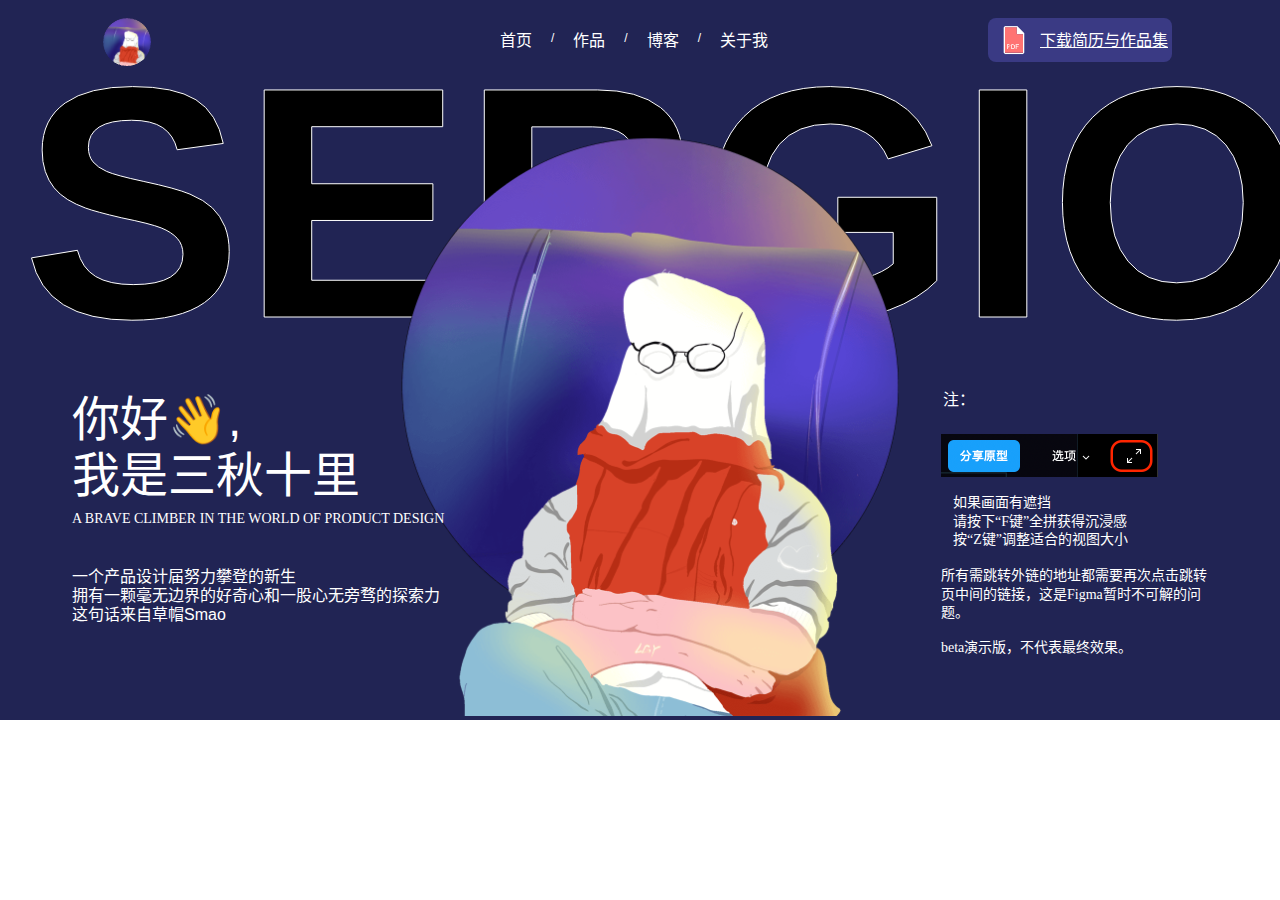
<file: index.html>
<!DOCTYPE html>
<html lang="zh-CN">
<head>
    <meta charset="UTF-8">
    <meta name="viewport" content="width=device-width, initial-scale=1.0">
    <title>首页</title>
    <!-- 引入页签图标 -->
     <link rel="shortcut icon" href="./images/favicon.ico" type="image/x-icon">
    <!-- 引入重置样式 -->
    <link rel="stylesheet" href="./css/reset.css">
    <!-- 引入样式 -->
    <link rel="stylesheet" href="./css/index.css">
    </head>
<body>
        <!-- 版心1 -->

     <div class="container">
    <!-- 顶部导航条 -->
         <div class="tobar clearfix">
            <!--左侧  -->
            <div class="T-left leftfix">
                <img src="./images/Mask Group.png" alt="1">
            </div>
            <!-- 中间 -->
             <nav class="T-center leftfix">
                <ul>
                    <li><a href="./index.html">首页</a></li>
                    <li>/</li>
                    <li><a href="./index2.html">作品</a></li>
                    <li>/</li>
                    <li><a href="./index3.html">博客</a></li>
                    <li>/</li>
                    <li><a href="./index4.html">关于我</a></li>
                </ul>
             </nav>
             <!-- 右侧 -->
             <div class="T-right">
                <img src="./images/Frame-1.png" alt="pdf">
                <a href="#">下载简历与作品集</a>
             </div>
         </div>
         <!-- 主题内容 -->
          <div class="english">
            <span>SERGIO</span>
          </div>
          <div class="main-img">
            <img src="./images/画形态.png" alt="插图">
          </div>
          <div class="main-text1 ">
            
             <span>你好👋,<br>
             我是三秋十里</span>
            
           <p>A BRAVE CLIMBER IN THE WORLD OF PRODUCT DESIGN</p>
        
          </div>
         <div class="main-text2 leftfix">
             
          <span>一个产品设计届努力攀登的新生<br>
           拥有一颗毫无边界的好奇心和一股心无旁骛的探索力<br>
          这句话来自草帽Smao</span>
        
         </div>
           <div class="M-notice">
           <span> 注：</span>
           </div>
           <div class="M-intert1">
            <img src="./images/截屏2021-10-07 22.35 1.png" alt="">
          
           </div>
           <div class="M-intert2">
            <p>
              如果画面有遮挡<br>
              请按下“F键”全拼获得沉浸感<br>
              按“Z键”调整适合的视图大小
            </p>
            
              <p>
              所有需跳转外链的地址都需要再次点击跳转<br>
              页中间的链接，这是Figma暂时不可解的问<br>
              题。
              </p>
            
              <p>
                beta演示版，不代表最终效果。
              </p>

           </div>
           
     </div>
     <!-- 版心2 
     <div class="container2">

     </div> -->
</body>
</html>
</file>
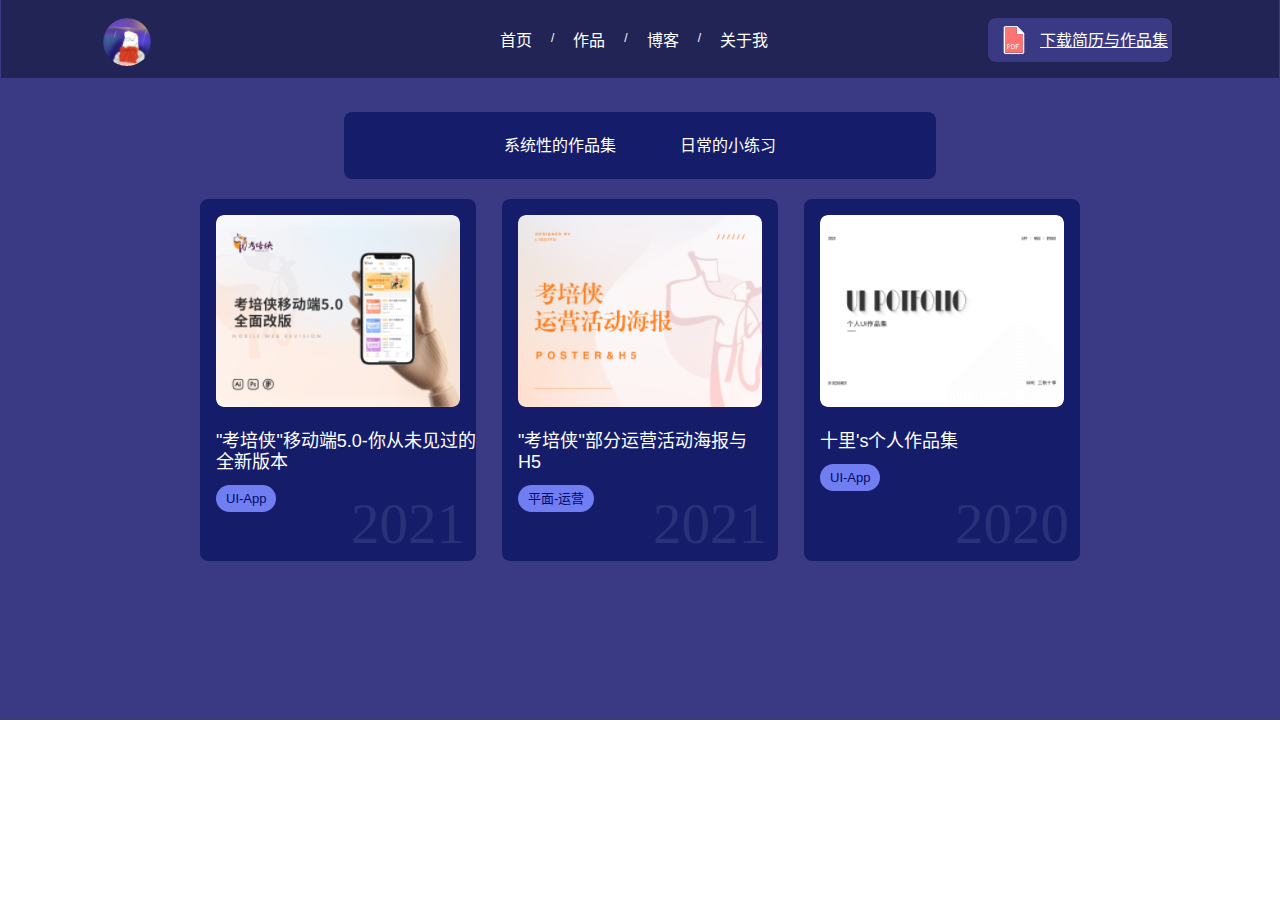
<file: index2.html>
<!DOCTYPE html>
<html lang="zh-CN">
<head>
    <meta charset="UTF-8">
    <meta name="viewport" content="width=device-width, initial-scale=1.0">
    <title>作品</title>
     <!-- 引入页签图标 -->
     <link rel="shortcut icon" href="favicon.ico" type="image/x-icon">
    <!-- 引入重置样式 -->
    <link rel="stylesheet" href="./css/reset.css">
    <!-- 引入样式 -->
    <link rel="stylesheet" href="./css/index.css">
</head>
<body>
    <!-- 版心2 -->
<div class="container2">
<!-- 顶部导航条 -->
    <div class="tobar clearfix">
    <!--左侧  -->
    <div class="T-left leftfix">
        <img src="./images/Mask Group.png" alt="1">
    </div>
    <!-- 中间 -->
     <nav class="T-center leftfix">
        <ul>
            <li><a href="./index.html" data-target="1">首页</a></li>
            <li>/</li>
            <li><a href="./index2.html" data-target="1">作品</a></li>
            <li>/</li>
            <li><a href="./index3.html" data-target="1">博客</a></li>
            <li>/</li>
            <li><a href="./index4.html" data-target="1">关于我</a></li>
        </ul>
     </nav>
     <!-- 右侧 -->
     <div class="T-right">
        <img src="./images/Frame-1.png" alt="pdf">
        <a href="#">下载简历与作品集</a>
     </div>
    </div>
<!-- 中部导航条 -->
    <div class="tobar2">
        <nav>
            <ul>
                <li>
                    <a href="#tab1" class="tab1-link">系统性的作品集</a>
                 
                  
                </li>
                <li>
                    <a href="#tab2" class="tab2-link">日常的小练习</a>
                  
            </ul>
        </nav>
    </div>
    <div class="example exercise " id="tab1">
      <!-- 左 -->
      <span>
        <img src="./images/Frame 14 (3).png" alt="">
        <p>"考培侠"移动端5.0-你从未见过的全新版本</p>
        <a href="#">UI-App</a>
        <h3>2021</h3>
    </span>
    <!-- 中 -->
     <span>
        <img src="./images/Frame 14 (4).png" alt="">
        <p>"考培侠"部分运营活动海报与<br>
            H5</p>
        <a href="">平面-运营</a>
        <h3>2021</h3>

     </span>
    <!-- 右 -->
     <span>
        <img src="./images/Frame 14 (5).png" alt="">
        <p>十里's个人作品集</p>
        <a href="">UI-App</a>
        <h3>2020</h3>

     </span>
  </div>
    <div class="exercise" id="tab2">
        <!-- 左 -->
        <span>
            <img src="./images/Frame 14.png" alt="">
            <p>"满分"字体设计</p>
            <a href="#">平面-字形</a>
        <h3>2021</h3>

        </span>
        <!-- 中 -->
         <span>
            <img src="./images/Frame 14 (1).png" alt="">
            <p>概念版K歌App"奏乐"交互与动效展示</p>
            <a href="">UE-App</a>
        <h3>2020</h3>

         </span>
        <!-- 右 -->
         <span>
            <img src="./images/Frame 14 (2).png" alt="">
            <p>"找得着北"标签动效设计</p>
            <a href="">UI-动效设计</a>
        <h3>2020</h3>

         </span>
    </div>
</div>
</body>
</html>
</file>
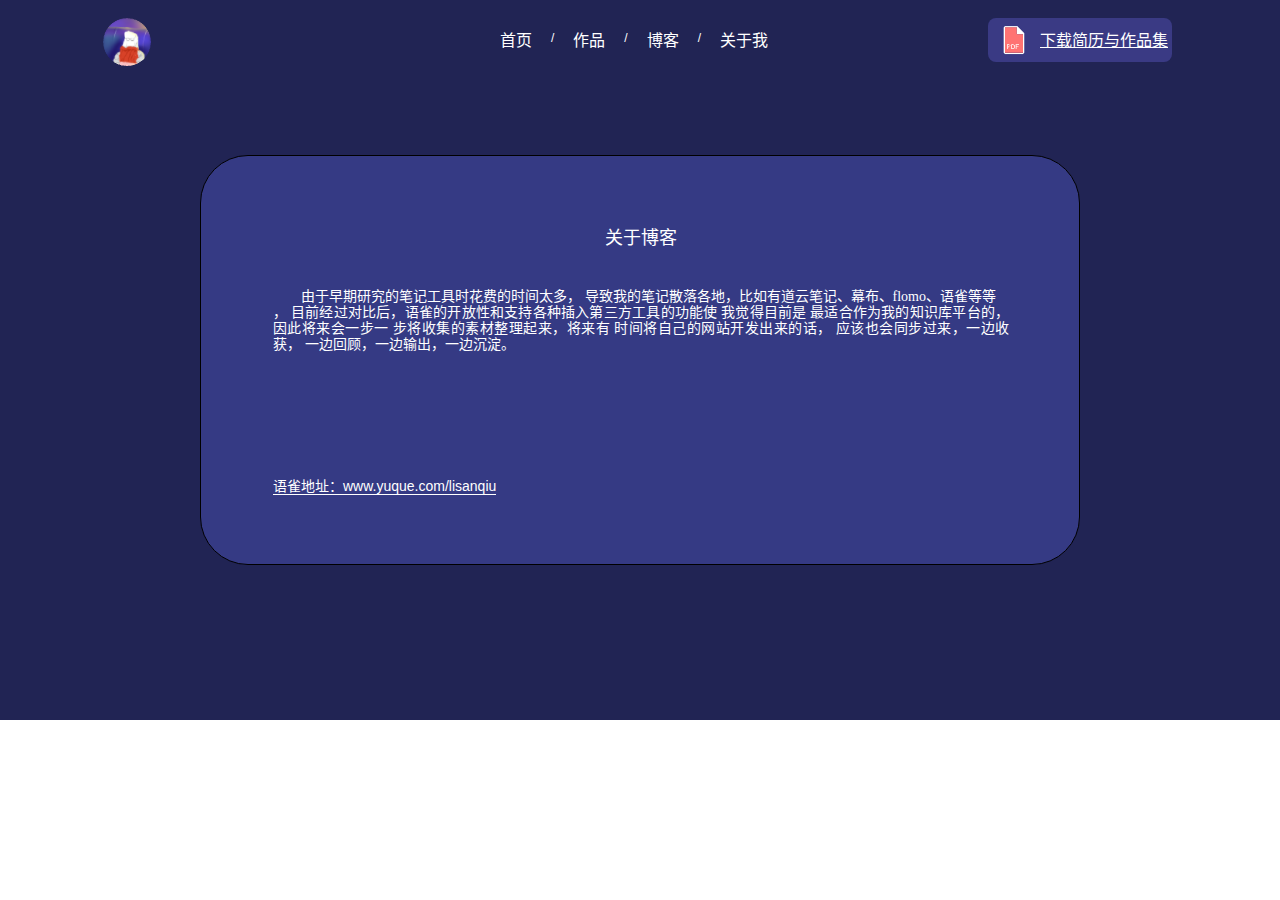
<file: index3.html>
<!DOCTYPE html>
<html lang="zh-CN">
<head>
    <meta charset="UTF-8">
    <meta name="viewport" content="width=device-width, initial-scale=1.0">
    <title>博客</title>
     <!-- 引入页签图标 -->
     <link rel="shortcut icon" href="favicon.ico" type="image/x-icon">
    <!-- 引入重置样式 -->
    <link rel="stylesheet" href="./css/reset.css">
    <!-- 引入样式 -->
    <link rel="stylesheet" href="./css/index.css">
</head>
<body>
    <!-- 版心2 -->
     <div class="container">
<!-- 顶部导航条 -->
            <div class="tobar clearfix">
                <!--左侧  -->
                <div class="T-left leftfix">
                    <img src="./images/Mask Group.png" alt="1">
                </div>
                <!-- 中间 -->
                <nav class="T-center leftfix">
                    <ul>
                        <li><a href="./index.html">首页</a></li>
                        <li>/</li>
                        <li><a href="./index2.html">作品</a></li>
                        <li>/</li>
                        <li><a href="./index3.html">博客</a></li>
                        <li>/</li>
                        <li><a href="./index4.html">关于我</a></li>
                    </ul>
                </nav>
                <!-- 右侧 -->
                <div class="T-right">
                    <img src="./images/Frame-1.png" alt="pdf">
                    <a href="#">下载简历与作品集</a>
                </div>
            </div>
            <!-- 博客内容 -->
            <!-- 框架 -->
            <div class="frame">
                <div class="about">
                    关于博客
                </div>
                <div class="content">
                   <p>由于早期研究的笔记工具时花费的时间太多，
                    导致我的笔记散落各地，比如有道云笔记、幕布、flomo、语雀等等
                    <br>  ，
                    目前经过对比后，语雀的开放性和支持各种插入第三方工具的功能使
                    我觉得目前是 最适合作为我的知识库平台的，因此将来会一步一
                    步将收集的素材整理起来，将来有 时间将自己的网站开发出来的话，
                    应该也会同步过来，一边收获， 一边回顾，一边输出，一边沉淀。
                  </p>
                </div>
                <div class="site ">

                   <a href="#">语雀地址：www.yuque.com/lisanqiu  </a>
                </div>
            </div>
               

</div>

</body>
</html>
</file>
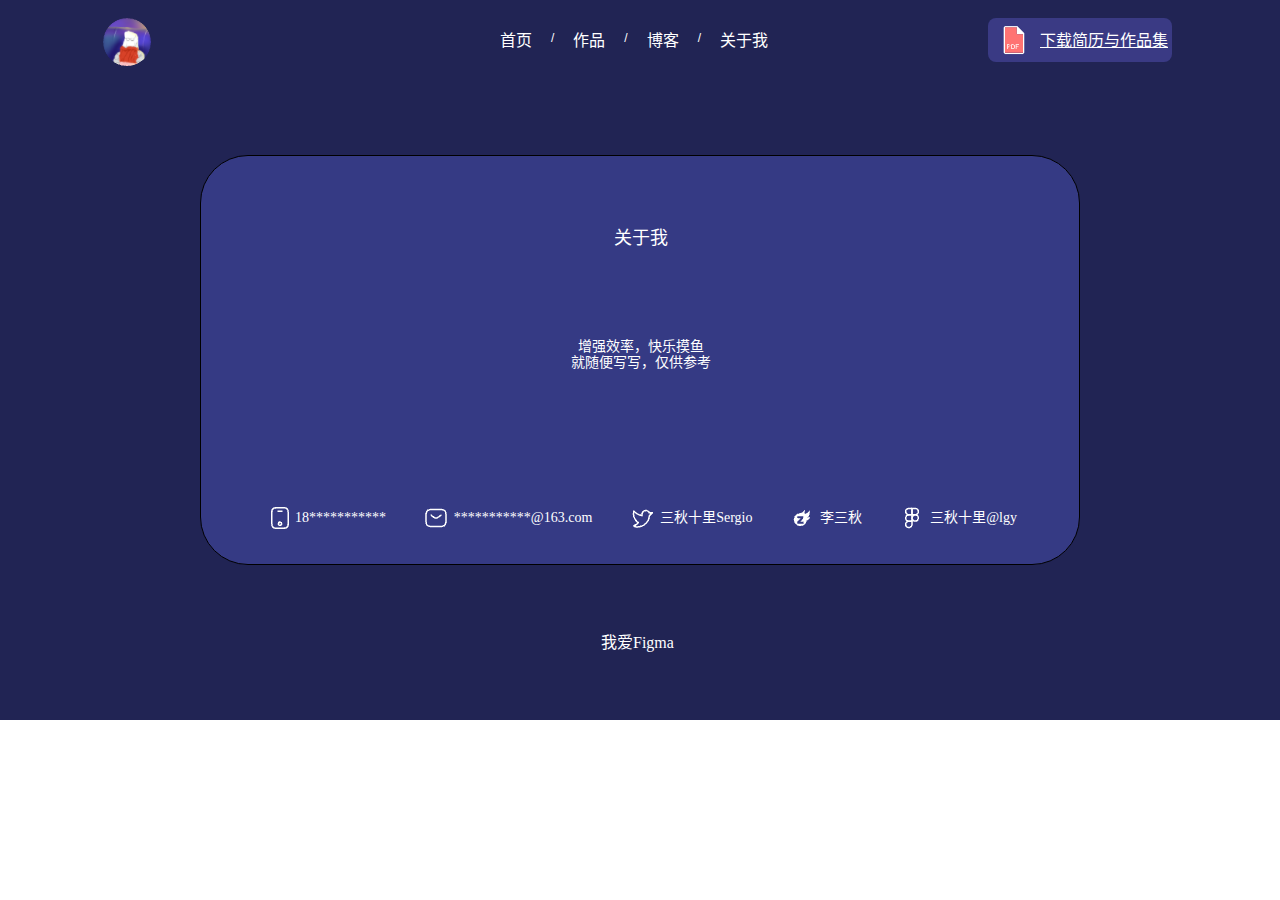
<file: index4.html>
<!DOCTYPE html>
<html lang="zh-CN">
<head>
    <meta charset="UTF-8">
    <meta name="viewport" content="width=device-width, initial-scale=1.0">
    <title>关于我</title>
     <!-- 引入页签图标 -->
     <link rel="shortcut icon" href="favicon.ico" type="image/x-icon">
    <!-- 引入重置样式 -->
    <link rel="stylesheet" href="./css/reset.css">
    <!-- 引入样式 -->
    <link rel="stylesheet" href="./css/index.css">
</head>
<body>
    <!-- 版心2 -->
     <div class="container">
<!-- 顶部导航条 -->
<div class="tobar clearfix">
    <!--左侧  -->
    <div class="T-left leftfix">
        <img src="./images/Mask Group.png" alt="1">
    </div>
    <!-- 中间 -->
     <nav class="T-center leftfix">
        <ul>
            <li><a href="./index.html">首页</a></li>
            <li>/</li>
            <li><a href="./index2.html">作品</a></li>
            <li>/</li>
            <li><a href="./index3.html">博客</a></li>
            <li>/</li>
            <li><a href="./index4.html">关于我</a></li>
        </ul>
     </nav>
     <!-- 右侧 -->
     <div class="T-right">
        <img src="./images/Frame-1.png" alt="pdf">
        <a href="#">下载简历与作品集</a>
     </div>
 </div>
   <!-- 关于我内容 -->
            <!-- 框架 -->
            <div class="frame">
                <div class="my">
                   关于我
                </div>
                <div class="content2">
                增强效率，快乐摸鱼 <br>
                就随便写写，仅供参考   
                </div>
                <div class="site2 ">
                    <ul>
                        <li><img src="./images/vuesax_linear_mobile.png" alt=""><p>18***********</p><li> 
                        <li> <img src="./images/vuesax_linear_sms.png" alt=""><p>***********@163.com</p></li>
                        <li>  <img src="./images/TwitterLogo.png" alt=""><p>三秋十里Sergio</p></li>
                        <li><img src="./images/Frame.png" alt=""><p>李三秋</p></li>
                        <li><img src="./images/FigmaLogo.png" alt="">三秋十里@lgy</li>
                    </ul>
                </div>
               
            </div>
            <div class="end">
                <span>我爱Figma</span>
            </div>

     </div>
</body>
</html>
</file>
<file: css/index.css>
/* 版心1 */


.container
{
    width: 1280px;
    margin: 0 auto;
    height: 720px;
    background-color: #212454;
    position: relative;

}
/* 首页 */
/* #region顶部导航条 */
.tobar
{

    width: 1278px;
    height: 78px;
   position:relative;
   margin: 0 auto;
   border: 1px solid rgba(31, 37,81, );
   z-index: 10;
   background-color: #212454;

}

    
.T-left
{
    margin-left: 22px;
    padding:18px 0px 0px 80px ;
}
   
.T-center
{
    padding: 28.5px 350px 20px  330px;

}
.T-center ul{
    color: #fff;
   
}

.T-center ul li{
    float: left;

}
.T-center ul li a{
    font-size: 16px;
    margin:0px 19px 2px 19px;
    color: #fff;

}
.T-right{
    position: absolute;
    color: #fff;
    width: 164px;
    height: 32px;
    padding: 6px 10px 6px 10px;
    z-index: 3;
    background-color:  #3a3a84;
    right: 107px;
    top: 18px;
    display: flex;
    flex-direction: row;
    justify-self: flex-start;
    align-items: center;
    gap: 4;
    border-radius: 8px;

}
.T-right a{
    position: static;
    width: 128px;
    height: 19px;
    display: flex;
    flex-direction: row;
    justify-content: flex-start;
    align-items: center;
    gap: 4;
    padding: 6px 10px 6px 10px;
    color: #fff;
    font-size: 16px;
    font-weight: 500;
    text-align: left;
    flex: none;
    order: 1;
    flex-grow: 0;
    /* margin: 0px 4px; */
    line-height: 19px;
    letter-spacing: 0%;
    text-decoration-line: underline;
}
.T-right img{
    position: static;
    flex: none;
    width: 32px;
    height: 32px;
    order: 0;
    flex-grow: 0;
    margin: 0px;
}
/* .T-right a
{
font-size: 16px;
position: absolute;
right: 74px;
top: 30.5px;
color: #fff;
text-align: center;
border-bottom: 1px solid #fff;
z-index: 5;

}
.T-right img{
    position: absolute;
    right: 210px;
    top: 25px;
} */
/* #endregion顶部导航条 */
/* #region主题 */
.english span
{
    color: black;
    font-size: 330px;
    text-align: center;
    line-height: 153.7%;
    position: absolute;
    font-family:;
    font-weight: 900;
    letter-spacing: -4%;
    text-align: center;
    text-transform: uppercase;
    right: 10px;
    left: 22px;
    top: -49px;
    z-index: 0;
    -webkit-text-stroke: 1px white;
    -webkit-text-fill-color: black;
   
}

.main-img img
{
    position: absolute;
    /* width:528px ;
    height: 596px; */
    top: 56px;
    left: 320px;
}
.main-text1 
{
    position: absolute;
    color: #fff;
    font-size: 48px;
    left: 72px;
    bottom: 192px;
    line-height: 56px;
    letter-spacing: 0%;
    text-align: left;
    font-weight: 500;
  

}
.main-text1 p{
    font-size: 14px;
    line-height: 19px;
    word-spacing: 10.5%;
    font-family: "宋体";
    margin-top: 5px;
}
.main-text2 span
{
    position: absolute;
    font-size: 16px;
    line-height: 19px;
    font-weight: 400;
    color: #fff;
    left: 72px;
     top: 567px;
    letter-spacing: 0%;
    text-align: left;
  
}
.M-notice{
    position: absolute;
    right: 305px;
    bottom: 310px;
    color: #fff;
    line-height: 133.2%;
    font-weight: 500;
    font-size: 16px;
    text-align: left;
}
.M-intert1{
   position: absolute;
   right: 122px;
   bottom: 243px;
}

.M-intert2 p:nth-child(1),
.M-intert2 p:nth-child(2),
.M-intert2 p:nth-child(3)
{
    font-weight: 400;
    font-size: 14px;
    line-height: 133.2%;
    letter-spacing: 0%;
    color: #fff;
    font-family: "隶书";
    
}


.M-intert2 p:nth-child(1){
    position:absolute ;
    bottom:170px ;
    right: 152px;

}
.M-intert2 p:nth-child(2){
    position:absolute ;
    right: 73px;
    bottom: 97px;;
    
}
.M-intert2 p:nth-child(3)
{position: absolute;
 left: 941px; 
 bottom: 62px;

}
/* #endregion主题 */

/* 作品 */
/*版心2  */
.container2
{
    width: 1280px;
    margin:  0 auto;
    height: 720px;
    background-color:  #3a3a84; 
    position: relative;
    z-index: 0;
}
/* #region中部导航 */
.tobar2{
    position: absolute;
    width: 592px;
    height: 55px;
    left: 344px;
    top: 112px;
    display: flex;
    flex-direction: row;
    justify-content: center;
    gap: 32;
    padding: 6px 0px 6px 0px ;
    border-radius: 8px;
    background-color: rgb(21, 29,107);
   
}
.tobar2 nav ul li:nth-child(1) a{
    position: absolute;
    width: 112px;
    height: 19px;
    display: flex;
    flex-direction: row;
    justify-content: center;
    align-items: center;
    gap: 10px;
    padding:12px 16px 12px 16px ;
    flex: none;
    order: 0;
    flex-grow: 0;
    margin: 0 32px;
    border-radius:8px ;
    border: 1px;
    /* background-color:rgba(0, 255, 174, 0.169); */
   left: 112px;
    top: 12px;
    
}
.tobar2 nav ul li:nth-child(2) a
{
    position:absolute;
    width: 96px;
    height: 19px;
    display: flex;
    justify-content: center;
    align-items: center;
    gap: 10px;
    padding:12px 16px 12px 16px ;
    flex: none;
    order: 1;
    flex-grow: 0;
    margin: 0 32px;
    border-radius:8px ;
    border: 1px;
  /* background-color:rgba(0, 255, 174, 0.169); */
    right: 112px;
    top: 12px;
}
.tobar2 a
{
    color: rgb(255,255,255);
    font-family: Roboto;
    font-size: 16px;
    font-weight: 400;
    line-height: 19px;
    letter-spacing: 0%;
    text-align: left;
}

.tobar2 nav a:active,
.tobar2 nav a:hover
{
background-color: #353a84;


}
/* #endregion中部导航 */

/* #region中部内容 */

.exercise span{
    
    width: 276px;
    height: 362px;
    border-radius: 8px;
    background-color:rgb(21,29,107) ;
    position: relative;
}

.exercise span:nth-child(1){
    position: absolute;
    left: 200px;
    top: 199px;
}
.exercise span:nth-child(2){
    position: absolute;
    left: 502px;
    top: 199px;
}
.exercise span:nth-child(3){
    position: absolute;
    left: 804px;
    top: 199px;
}
.exercise span img{
    position: absolute;
    left: 16px;
    top: 16px;
}
.exercise span p {
    position: absolute;
    left: 16px;
    top: 232px;
    font-size: 18px;
    font-weight: 500;
    line-height: 21px;
    letter-spacing: 0%;
    text-align: left;
    color: #fff;

}
.exercise span a{
    position: absolute;
    font-size: 13px;
    font-weight: 400;
    line-height: 15px;
    letter-spacing: 0%;
    text-align: left;
    color: #000a69; 
    background-color: #717ef1;
    border-radius: 40px;
    left: 16px;
    padding: 6px 10px 6px 10px;
    top:265px ;
}
.exercise span h3{
    position: absolute;
    right: 11px;
    top: 290px;
    color: rgba(255, 255, 255, 0.09);
font-family: "宋体";
font-size: 57px;
font-weight: 400;
line-height: 69px;
letter-spacing: 0%;
text-align: right;
}


.exercise span:nth-child(2) a{
    margin-top: 12px;
}
#tab1 span:nth-child(1) a,
#tab1 span:nth-child(2) a 
{
position: absolute;
top: 286px;
margin: 0px;
}

#tab1{
    display: block;
}

#tab2{
    display: none;
}
#tab1:target{
    display:block;

}
#tab2:target{
    display: block;
}
#tab1:target~#tab1,
#tab2:target~#tab2
{
    display: none;
}
/* #endregion中部内容 */


/*#region 博客内容 */
.frame
{
    position: absolute;
    width: 880px;
    height: 410px;
    left: 200px;
    top: 155px;
    box-sizing: border-box;
    border: 1px solid black;
    border-radius: 48px;
    background-color: #353a84;
}
/* 关于博客 */
.about
{
    position: absolute;
width: 72px;
height: 21px;
left: 404px;
top: 72px;
color: rgb(255, 255, 255);
font-family: HarmonyOS Sans SC;
font-size: 18px;
font-weight: 500;
line-height: 21px;
letter-spacing: 0%;
text-align: left;
}
.frame .content p
{
position: absolute;
width: 736px;
height: 88px;
left: 72px;
top: 133px;
color: rgb(255, 255, 255);
font-family: HarmonyOS Sans SC;
font-size: 14px;
font-weight: 400;
line-height: 16px;
letter-spacing: 0%;
text-align: justify;
text-indent: 2em;
}
 /* 语雀地址：www.yuque.com/lisanqiu */
.site a
{
text-decoration-skip: none;
position: absolute;
/* width: 231px; */
/* height: 16px; */
left: 72px;
top: 322px;
color: rgb(255, 255, 255);
font-family: Arial, sans-serif;
font-size: 14px;
font-weight: 500;
line-height: 16px;
letter-spacing: 0%;
text-align: left;
/* text-decoration-line: underline !important; */
border-bottom: 1px solid white;
}

/*#endregion 博客内容 */


/* #region关于我 */

 /* 关于我 */

 .my
 {
    
 position: absolute;
 width: 54px;
 height: 21px;
 left: 413px;
 top: 72px;
 color: rgb(255, 255, 255);
font-family: HarmonyOS Sans SC;
font-size: 18px;
font-weight: 500;
line-height: 21px;
letter-spacing: 0%;
text-align: left;
 }

/* 增强效率，快乐摸鱼 就随便写写，仅供参考 */


.content2{
    
position: absolute;
width: 760px;
height: 44px;
left: 60px;
top: 183px;
color: rgb(255, 255, 255);
font-family: HarmonyOS Sans SC;
font-size: 14px;
font-weight: 400;
line-height: 16px;
letter-spacing: 0%;
text-align: center;
}
.site2 ul{
/* Frame 64 */
position: absolute;
width: 752px;
height: 24px;
left: 64px;
top: 350px;
/* 自动布局 */
display: flex;
flex-direction: row;
justify-content: space-between;
align-items: center;
padding: 0px;
color: rgb(255, 255, 255);
font-family: HarmonyOS Sans SC;
font-size: 14px;
font-weight: 400;
line-height: 16px;
letter-spacing: 0%;
text-align: justify;
}
.site2 ul li{
     position: static;
    
    display: flex;
    flex-direction: row;
    justify-content: flex-start;
    align-items: center;
    gap: 6;
    /* margin: 0px 43.25px ; */
}
.site2 ul :nth-child(1) li
{
    width: 105px;
    height: 24px;
flex: none;
order: 0;
flex-grow: 0;

}
.site2 ul  li:nth-child(2)
{
    width: 164px;
    height: 24px;
    position: absolute;
    left: 212px;
    flex: none;
order: 1;
flex-grow: 0;

}
.site2 ul :nth-child(3) li
{
    width: 125px;
    height: 24px;
    position: static;
    flex: none;
order: 2;
flex-grow: 0;

}
.site2 ul :nth-child(4) li
{
    width: 66px;
    height: 24px;
    position: static;
    flex: none;
order: 3;
flex-grow: 0;

}
.site2 ul :nth-child(5) li
{
    width: 119px;
    height: 24px;
    position: static;
    flex: none;
order: 4;
flex-grow: 0;

}
.site2 ul img
{
    position: static;
    flex: none;
    order: 0;
    flex-grow: 0;
    margin: 0 6px;
}
.site2 ul p
{
    position: static;
    flex: none;
    order: 1;
    flex-grow: 0;
}
.end span
{
  /* 我爱Figma */
position: absolute;
left: 601px;
top: 631px;  
color: rgb(255, 255, 255);
font-family: HarmonyOS Sans SC;
font-size: 16px;
font-weight: 400;
line-height: 153.7%;
letter-spacing: 0%;
text-align: justify;
}
/* #endregion关于我 */

/* #region导航样式 */
.tobar a:hover ,
.tobar a[data-target]:target
{
    color: red;
}
/* #endregion导航样式 */
</file>
